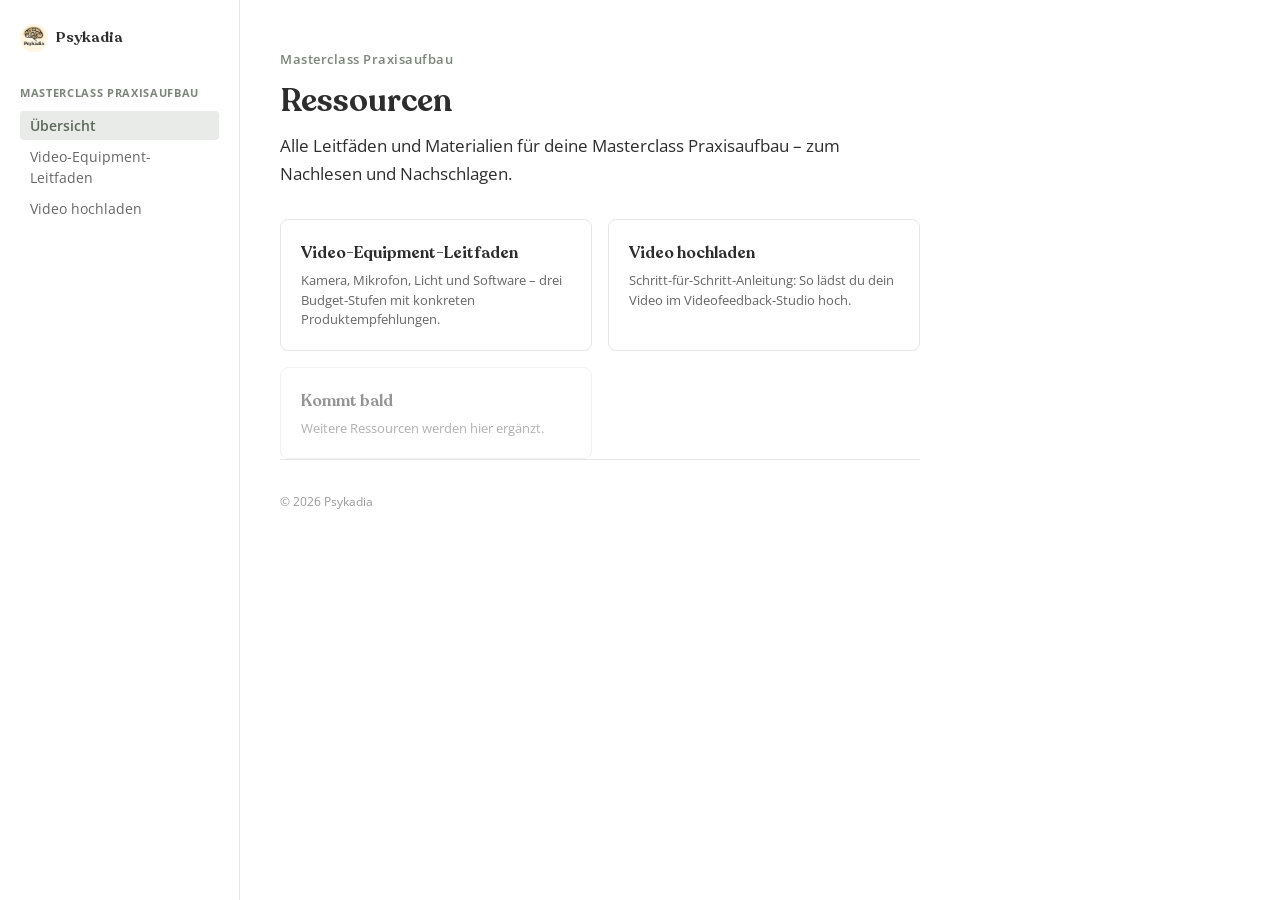
<file: index.html>
<!DOCTYPE html>
<html lang="de">
<head>
<meta charset="UTF-8">
<meta name="viewport" content="width=device-width, initial-scale=1.0">
<title>Masterclass Praxisaufbau – Ressourcen | Psykadia</title>
<link rel="preconnect" href="https://fonts.googleapis.com">
<link href="https://fonts.googleapis.com/css2?family=Open+Sans:wght@400;500;600;700&display=swap" rel="stylesheet">
<link rel="stylesheet" href="assets/style.css">
</head>
<body>

<div class="layout">

  <!-- SIDEBAR -->
  <aside class="sidebar">
    <a href="index.html" class="sidebar-logo">
      <img src="assets/logo.png" alt="Psykadia">
      <span>Psykadia</span>
    </a>

    <div class="sidebar-section">
      <div class="sidebar-section-title">Masterclass Praxisaufbau</div>
      <nav>
        <a href="index.html" class="active">Übersicht</a>
        <a href="pages/video-equipment.html">Video-Equipment-Leitfaden</a>
        <a href="pages/video-hochladen.html">Video hochladen</a>
      </nav>
    </div>
  </aside>

  <!-- MAIN -->
  <main class="main">

    <div class="breadcrumb">Masterclass Praxisaufbau</div>
    <h1>Ressourcen</h1>
    <p class="page-desc">Alle Leitfäden und Materialien für deine Masterclass Praxisaufbau – zum Nachlesen und Nachschlagen.</p>

    <div class="docs-grid">
      <a href="pages/video-equipment.html" class="doc-card">
        <h3>Video-Equipment-Leitfaden</h3>
        <p>Kamera, Mikrofon, Licht und Software – drei Budget-Stufen mit konkreten Produktempfehlungen.</p>
      </a>

      <a href="pages/video-hochladen.html" class="doc-card">
        <h3>Video hochladen</h3>
        <p>Schritt-für-Schritt-Anleitung: So lädst du dein Video im Videofeedback-Studio hoch.</p>
      </a>

      <div class="doc-card" style="opacity:0.5; pointer-events:none;">
        <h3>Kommt bald</h3>
        <p>Weitere Ressourcen werden hier ergänzt.</p>
      </div>
    </div>

    <footer>
      <p style="font-size:12px;color:#999;">© 2026 Psykadia</p>
    </footer>

  </main>
</div>

</body>
</html>
</file>
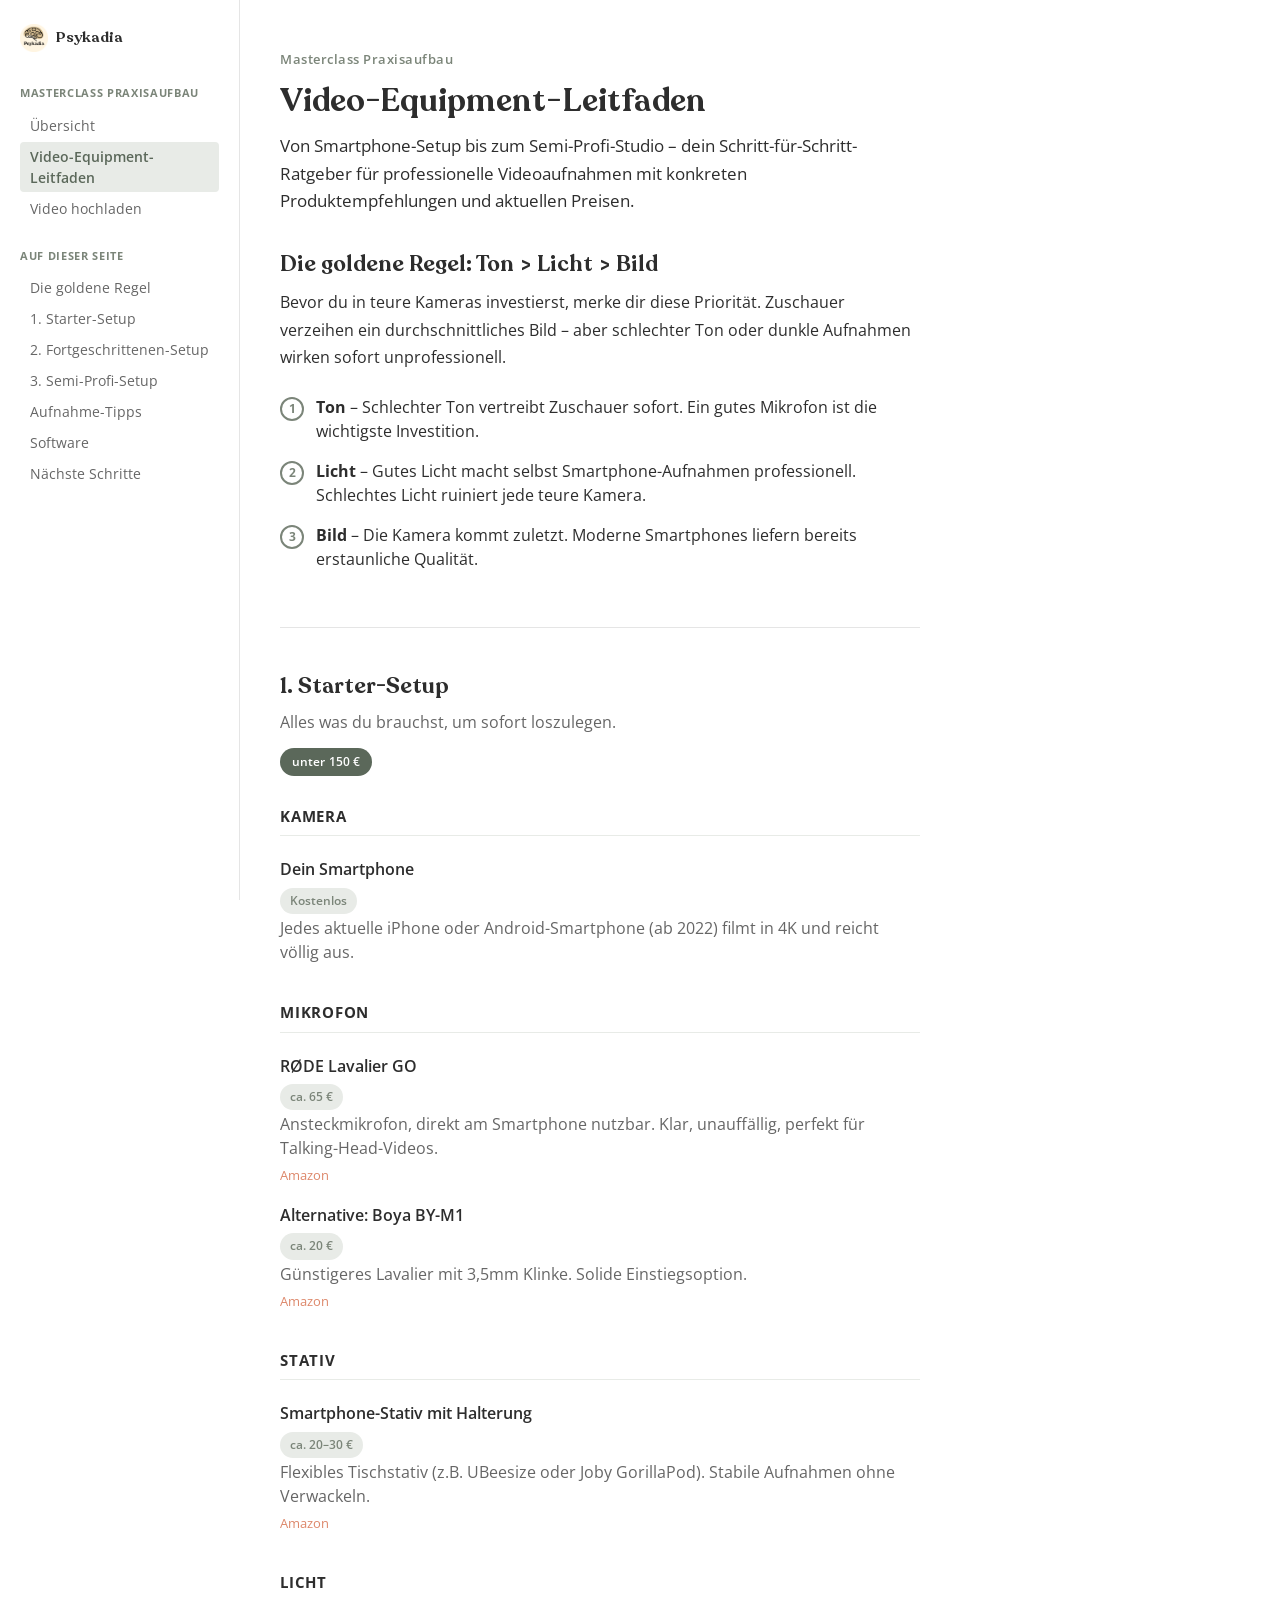
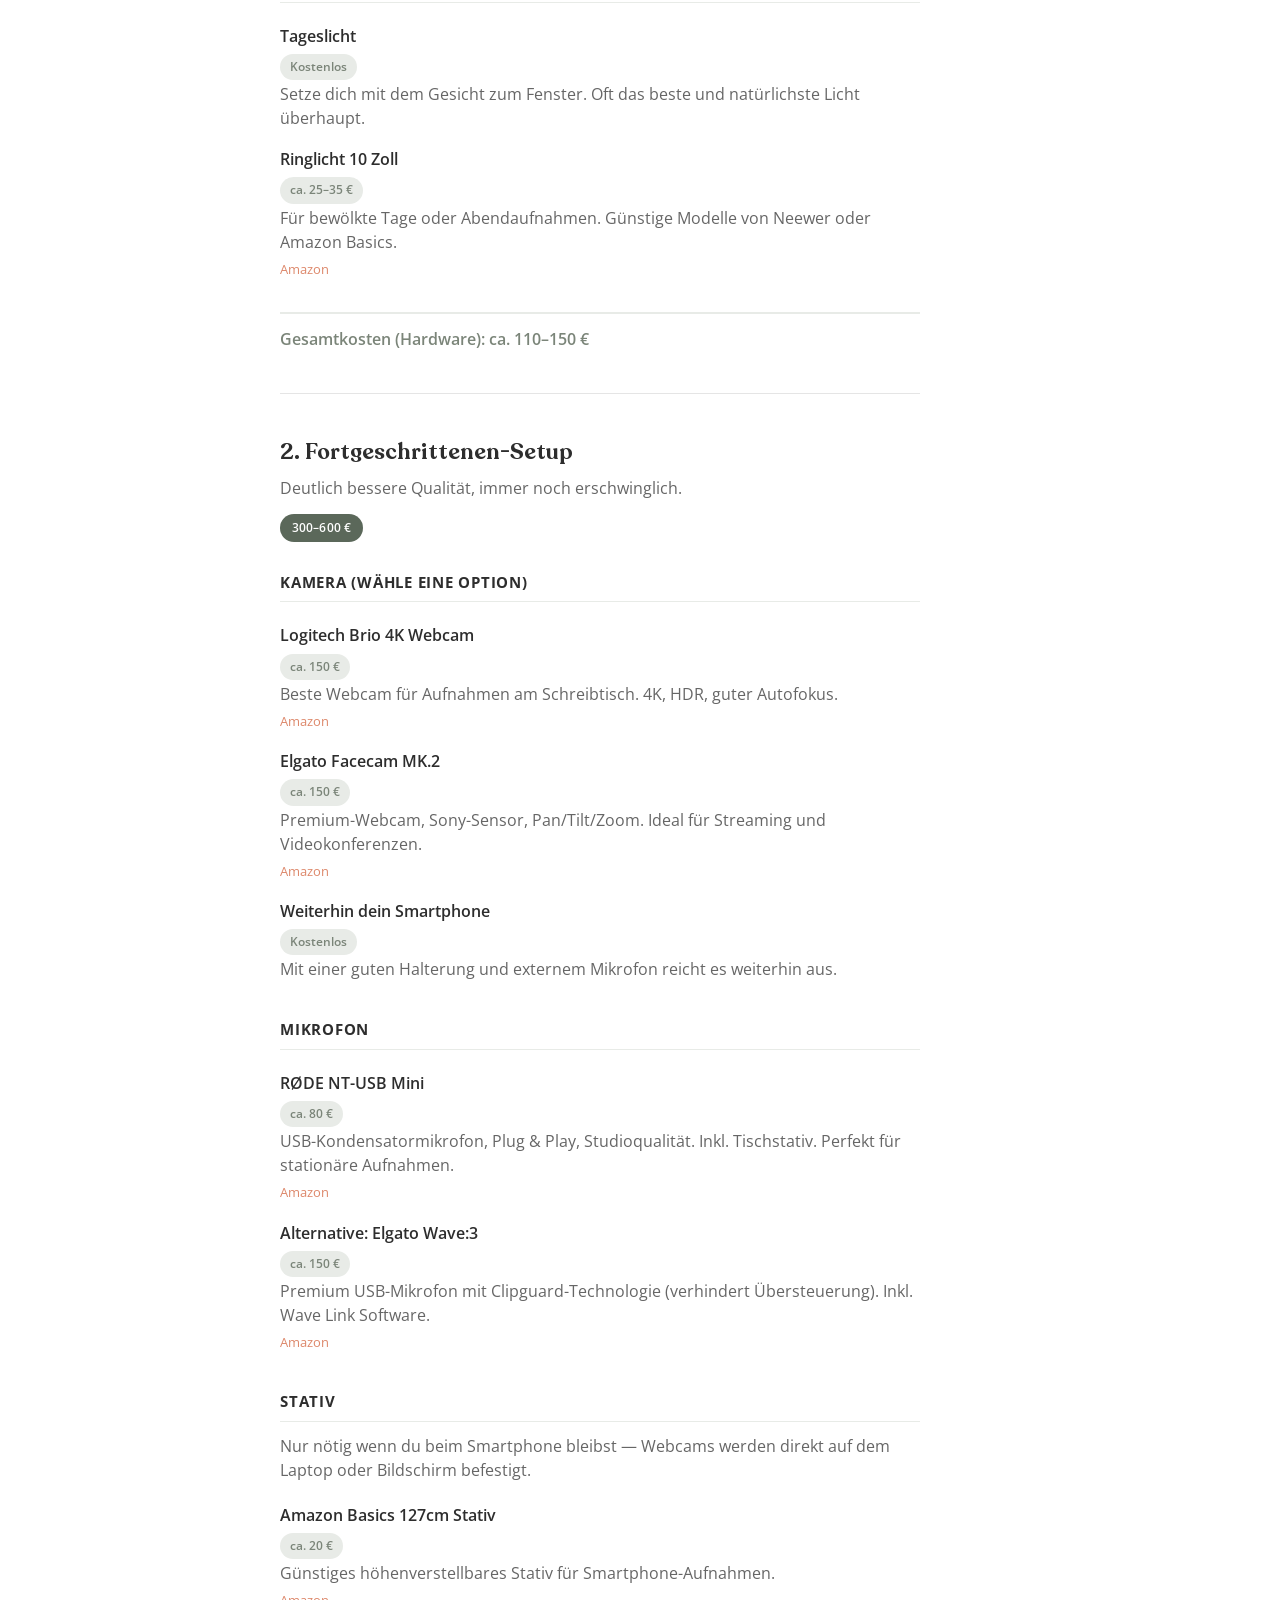
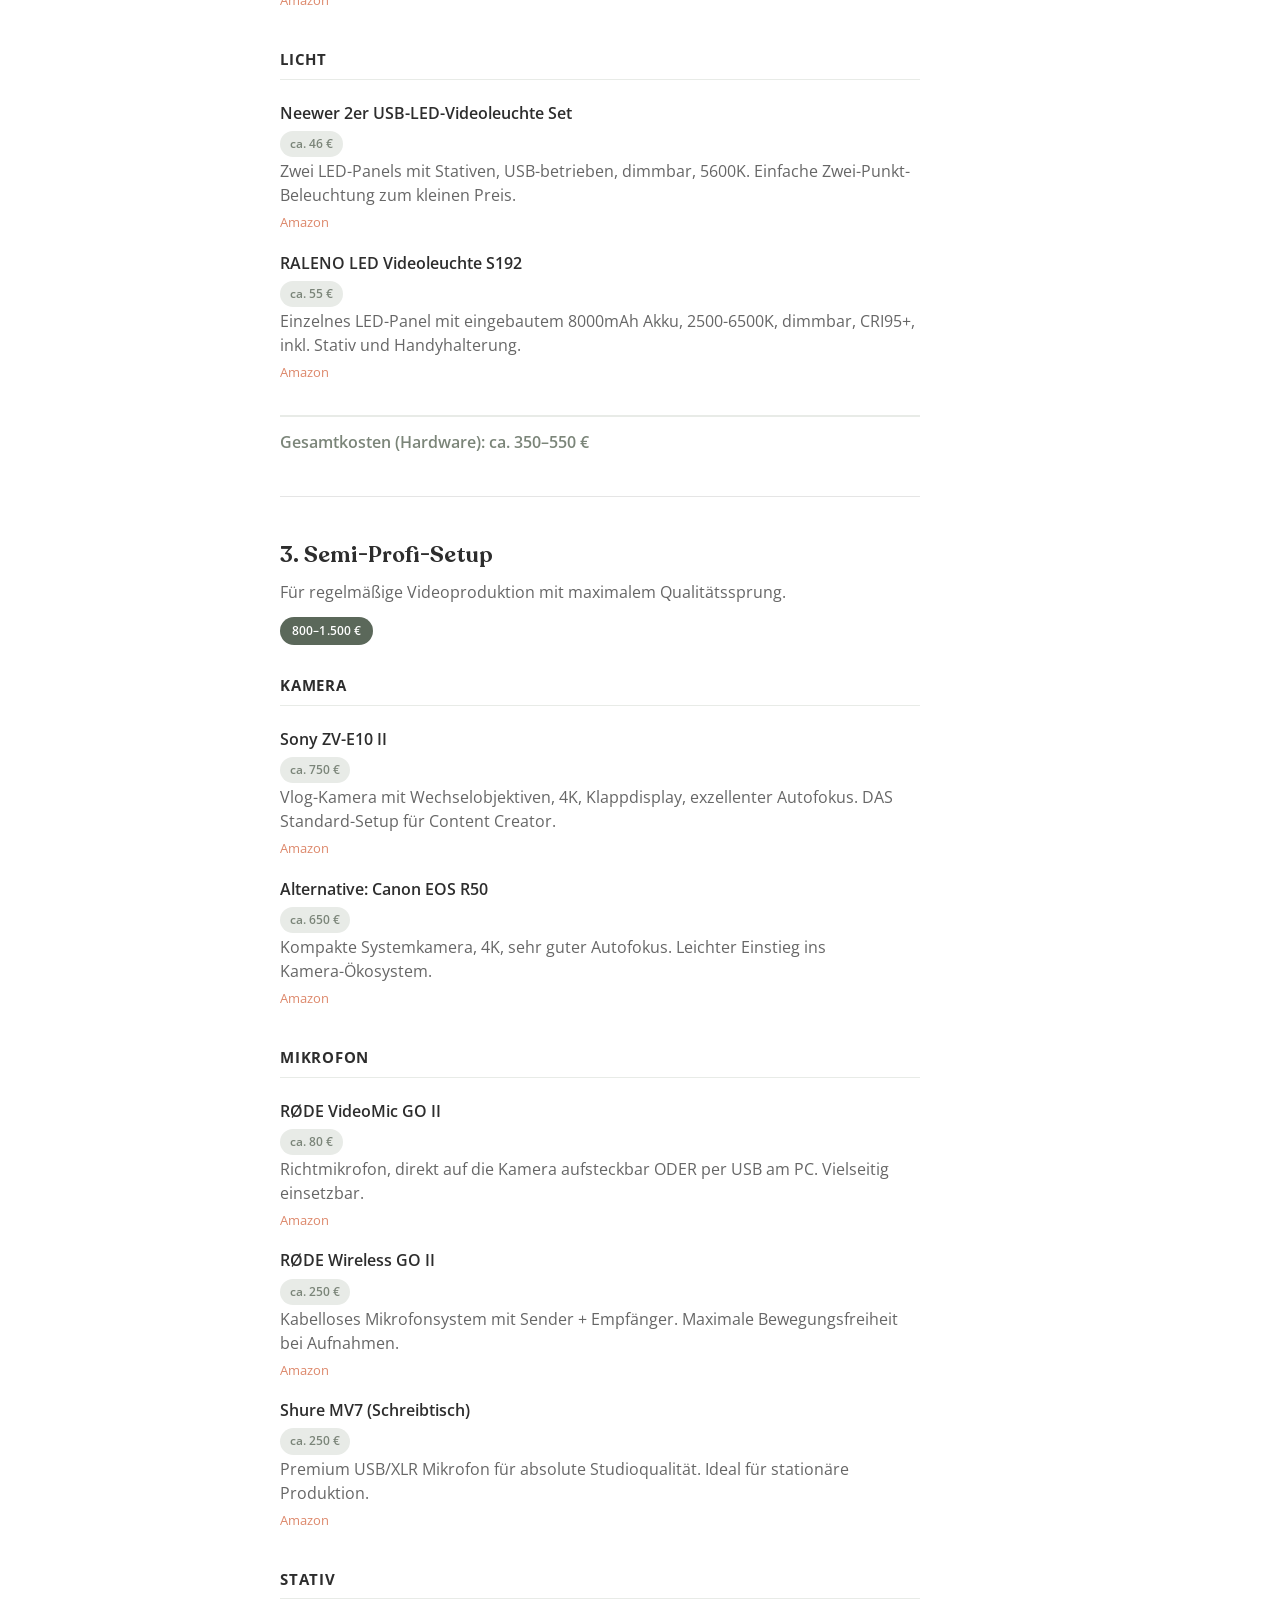
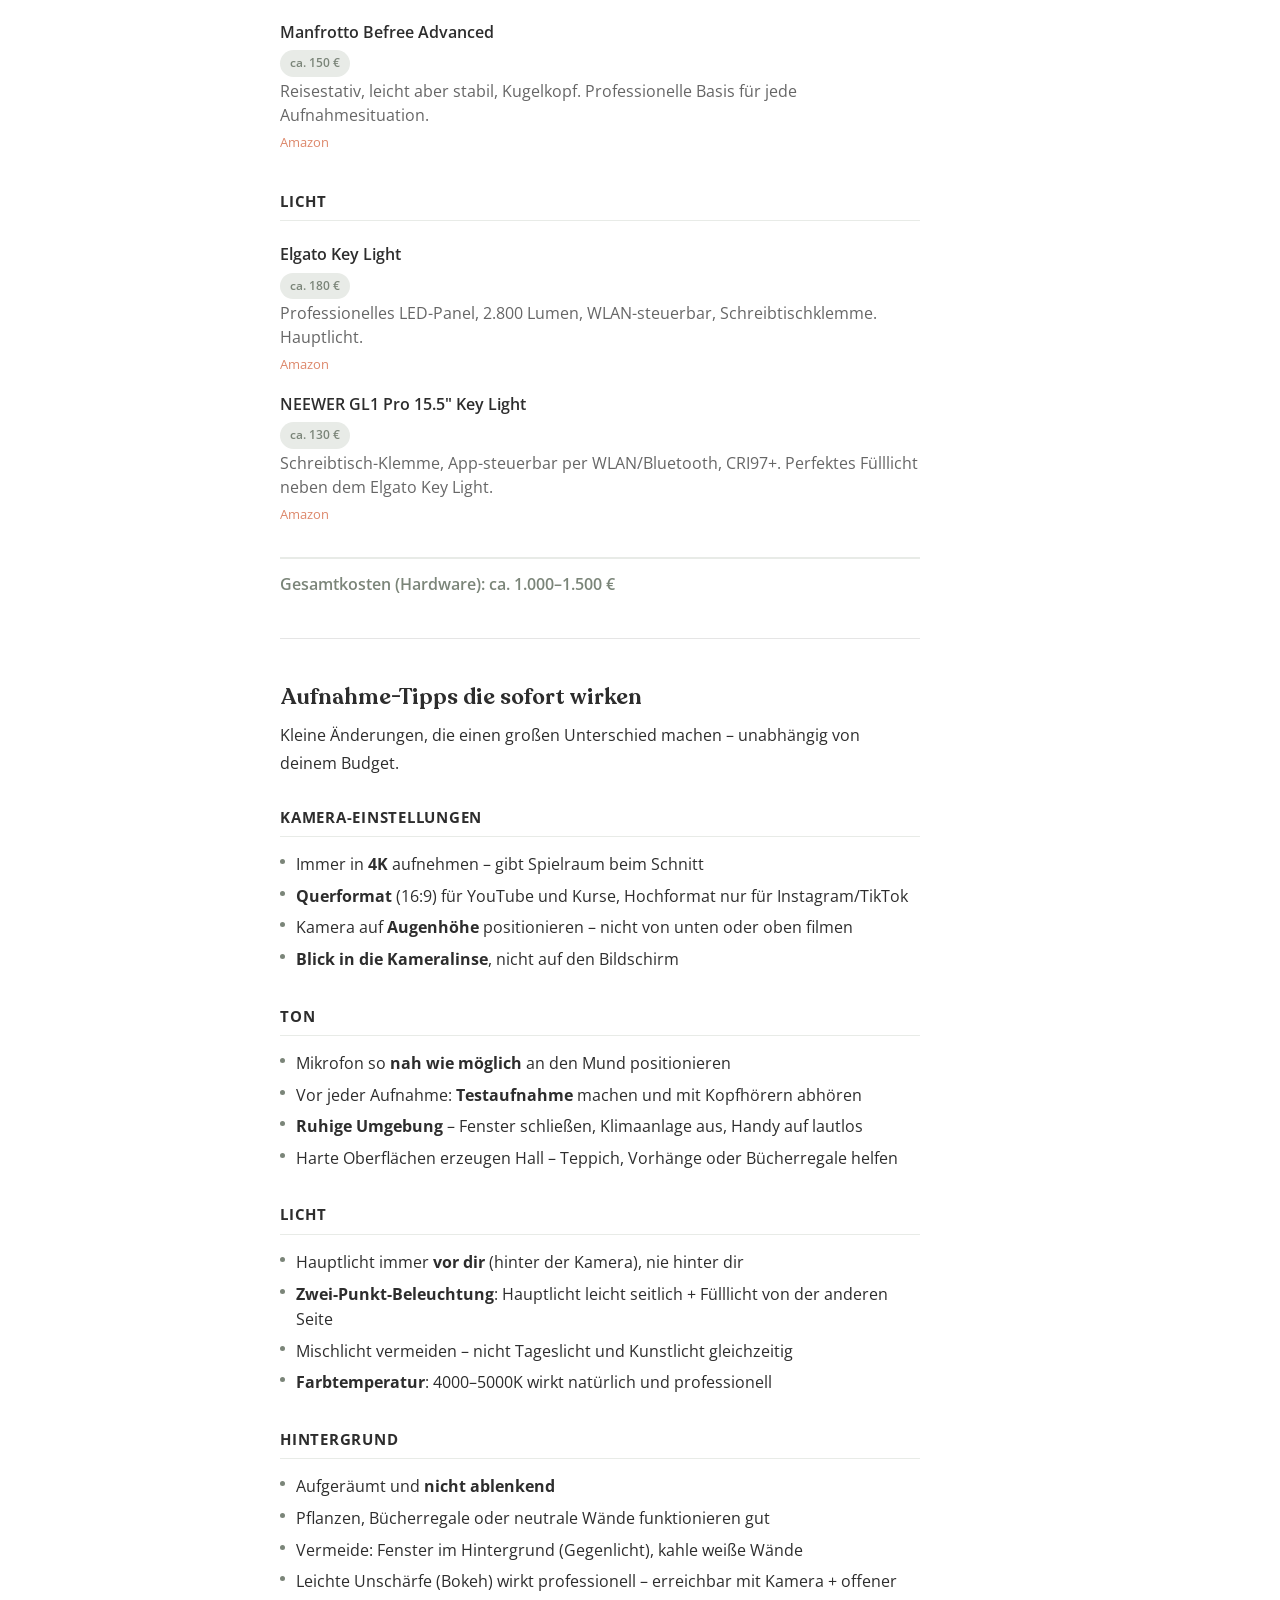
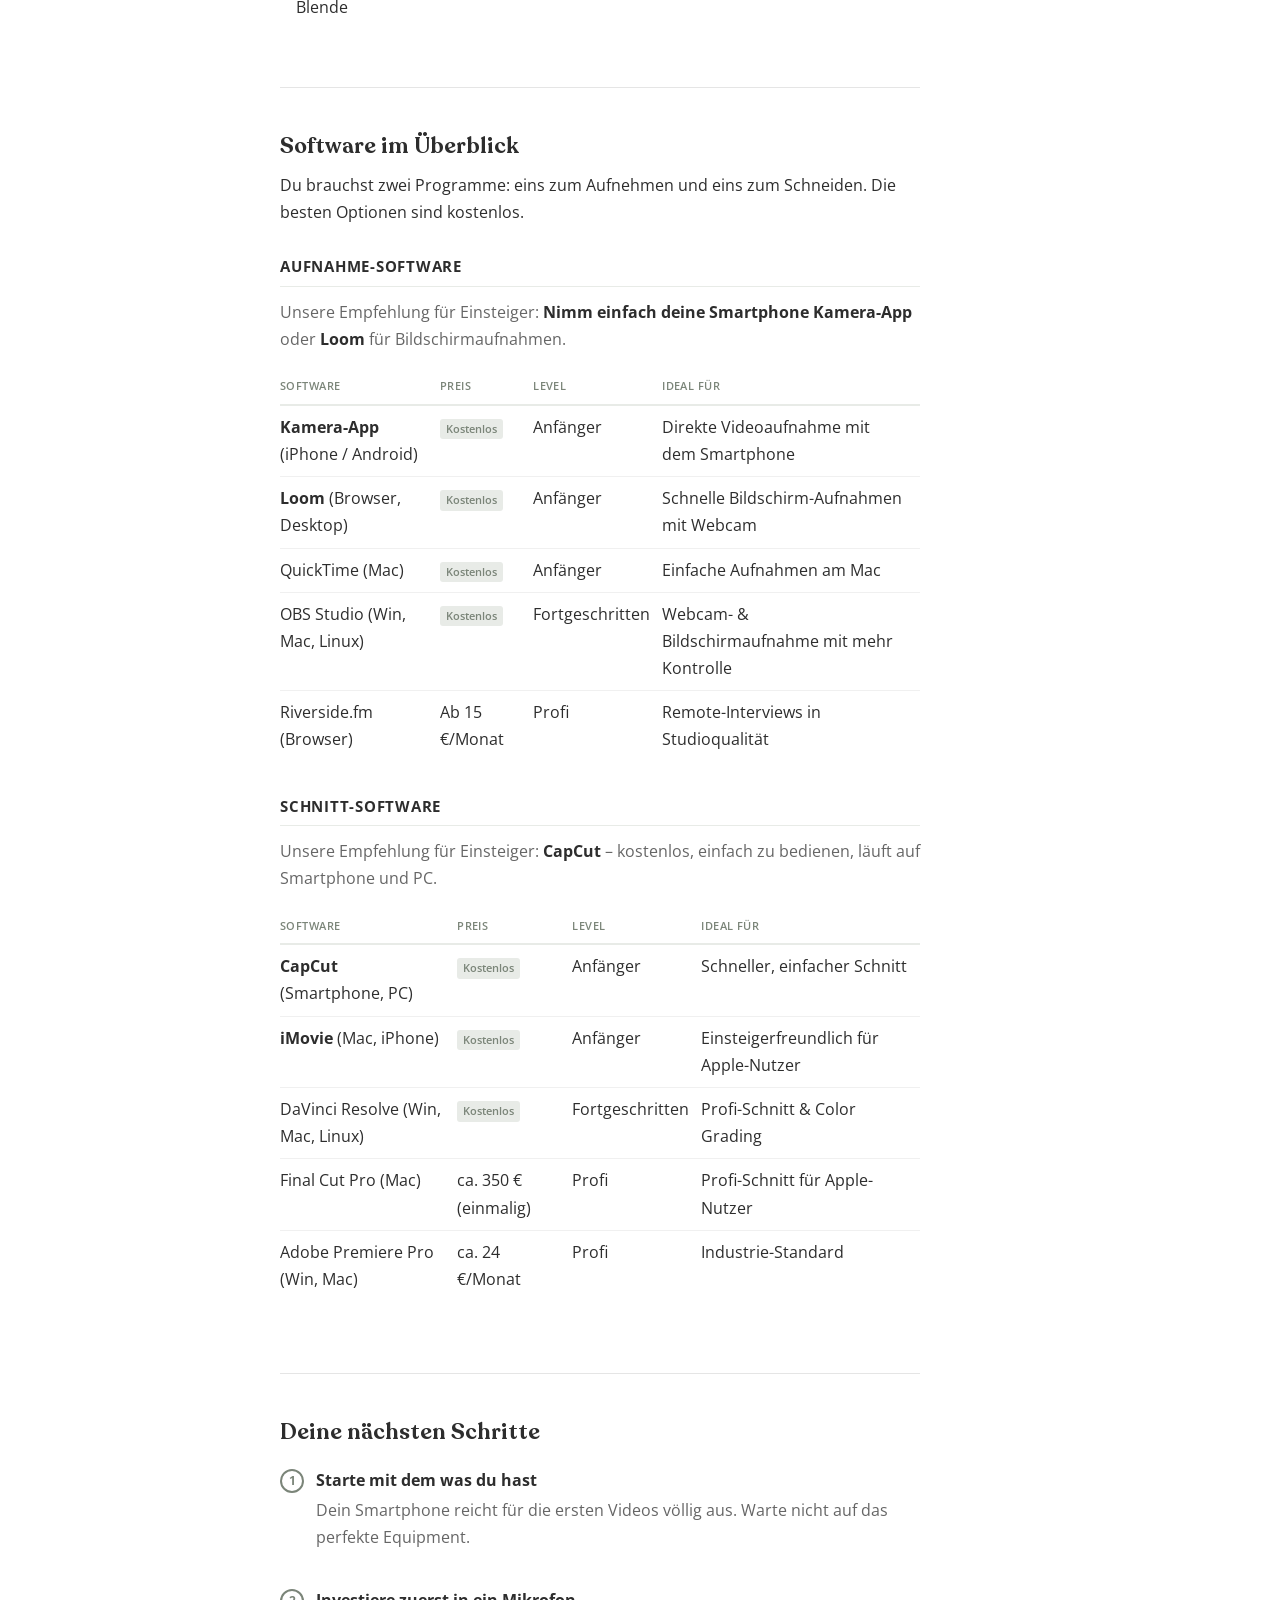
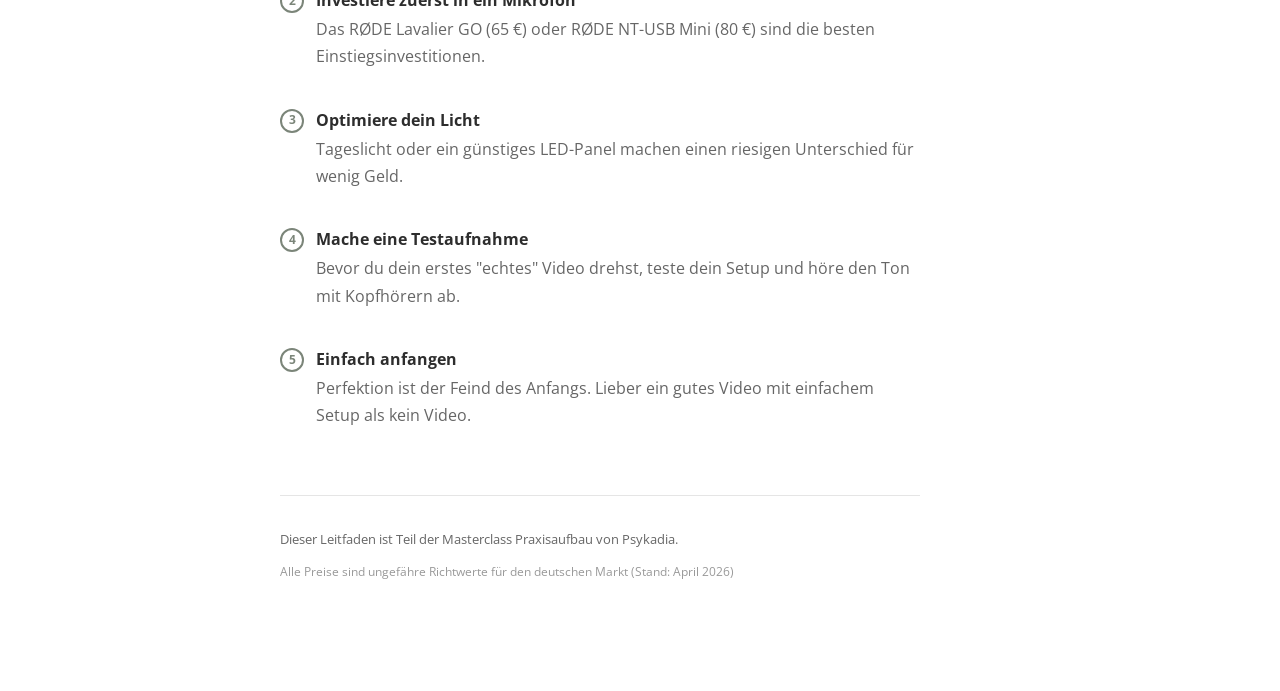
<file: pages/video-equipment.html>
<!DOCTYPE html>
<html lang="de">
<head>
<meta charset="UTF-8">
<meta name="viewport" content="width=device-width, initial-scale=1.0">
<title>Video-Equipment-Leitfaden | Psykadia</title>
<link rel="preconnect" href="https://fonts.googleapis.com">
<link href="https://fonts.googleapis.com/css2?family=Open+Sans:wght@400;500;600;700&display=swap" rel="stylesheet">
<link rel="stylesheet" href="../assets/style.css">
</head>
<body>

<div class="layout">

  <!-- SIDEBAR -->
  <aside class="sidebar">
    <a href="../index.html" class="sidebar-logo">
      <img src="../assets/logo.png" alt="Psykadia">
      <span>Psykadia</span>
    </a>

    <div class="sidebar-section">
      <div class="sidebar-section-title">Masterclass Praxisaufbau</div>
      <nav>
        <a href="../index.html">Übersicht</a>
        <a href="video-equipment.html" class="active">Video-Equipment-Leitfaden</a>
        <a href="video-hochladen.html">Video hochladen</a>
      </nav>
    </div>

    <div class="sidebar-section">
      <div class="sidebar-section-title">Auf dieser Seite</div>
      <nav>
        <a href="#grundregel">Die goldene Regel</a>
        <a href="#stufe1">1. Starter-Setup</a>
        <a href="#stufe2">2. Fortgeschrittenen-Setup</a>
        <a href="#stufe3">3. Semi-Profi-Setup</a>
        <a href="#tipps">Aufnahme-Tipps</a>
        <a href="#software">Software</a>
        <a href="#schritte">Nächste Schritte</a>
      </nav>
    </div>
  </aside>

  <!-- MAIN -->
  <main class="main">

    <div class="breadcrumb">Masterclass Praxisaufbau</div>
    <h1>Video-Equipment-Leitfaden</h1>
    <p class="page-desc">Von Smartphone-Setup bis zum Semi-Profi-Studio – dein Schritt-für-Schritt-Ratgeber für professionelle Videoaufnahmen mit konkreten Produktempfehlungen und aktuellen Preisen.</p>

    <!-- GOLDEN RULE -->
    <section id="grundregel">
      <h2>Die goldene Regel: Ton > Licht > Bild</h2>
      <p class="section-desc">Bevor du in teure Kameras investierst, merke dir diese Priorität. Zuschauer verzeihen ein durchschnittliches Bild – aber schlechter Ton oder dunkle Aufnahmen wirken sofort unprofessionell.</p>
      <div class="rule-item"><div class="rule-num">1</div><span><strong>Ton</strong> – Schlechter Ton vertreibt Zuschauer sofort. Ein gutes Mikrofon ist die wichtigste Investition.</span></div>
      <div class="rule-item"><div class="rule-num">2</div><span><strong>Licht</strong> – Gutes Licht macht selbst Smartphone-Aufnahmen professionell. Schlechtes Licht ruiniert jede teure Kamera.</span></div>
      <div class="rule-item"><div class="rule-num">3</div><span><strong>Bild</strong> – Die Kamera kommt zuletzt. Moderne Smartphones liefern bereits erstaunliche Qualität.</span></div>
    </section>

    <!-- STUFE 1 -->
    <section id="stufe1">
      <div class="tier-heading">
        <h2>1. Starter-Setup</h2>
        <div class="tier-desc">Alles was du brauchst, um sofort loszulegen.</div>
        <span class="pill">unter 150 €</span>
      </div>

      <div class="category-label">Kamera</div>
      <div class="product">
        <div class="product-row"><span class="product-name">Dein Smartphone</span><span class="product-price">Kostenlos</span></div>
        <div class="product-desc">Jedes aktuelle iPhone oder Android-Smartphone (ab 2022) filmt in 4K und reicht völlig aus.</div>
      </div>

      <div class="category-label">Mikrofon</div>
      <div class="product">
        <div class="product-row"><span class="product-name">RØDE Lavalier GO</span><span class="product-price">ca. 65 €</span></div>
        <div class="product-desc">Ansteckmikrofon, direkt am Smartphone nutzbar. Klar, unauffällig, perfekt für Talking-Head-Videos.</div>
        <div class="product-links"><a href="https://www.amazon.de/s?k=RØDE+Lavalier+GO" target="_blank">Amazon</a></div>
      </div>
      <div class="product">
        <div class="product-row"><span class="product-name">Alternative: Boya BY-M1</span><span class="product-price">ca. 20 €</span></div>
        <div class="product-desc">Günstigeres Lavalier mit 3,5mm Klinke. Solide Einstiegsoption.</div>
        <div class="product-links"><a href="https://www.amazon.de/s?k=Boya+BY-M1" target="_blank">Amazon</a></div>
      </div>

      <div class="category-label">Stativ</div>
      <div class="product">
        <div class="product-row"><span class="product-name">Smartphone-Stativ mit Halterung</span><span class="product-price">ca. 20–30 €</span></div>
        <div class="product-desc">Flexibles Tischstativ (z.B. UBeesize oder Joby GorillaPod). Stabile Aufnahmen ohne Verwackeln.</div>
        <div class="product-links"><a href="https://www.amazon.de/s?k=Smartphone+Stativ+Tischstativ" target="_blank">Amazon</a></div>
      </div>

      <div class="category-label">Licht</div>
      <div class="product">
        <div class="product-row"><span class="product-name">Tageslicht</span><span class="product-price">Kostenlos</span></div>
        <div class="product-desc">Setze dich mit dem Gesicht zum Fenster. Oft das beste und natürlichste Licht überhaupt.</div>
      </div>
      <div class="product">
        <div class="product-row"><span class="product-name">Ringlicht 10 Zoll</span><span class="product-price">ca. 25–35 €</span></div>
        <div class="product-desc">Für bewölkte Tage oder Abendaufnahmen. Günstige Modelle von Neewer oder Amazon Basics.</div>
        <div class="product-links"><a href="https://www.amazon.de/s?k=Ringlicht+10+Zoll" target="_blank">Amazon</a></div>
      </div>

      <div class="tier-total">Gesamtkosten (Hardware): ca. 110–150 €</div>
    </section>

    <!-- STUFE 2 -->
    <section id="stufe2">
      <div class="tier-heading">
        <h2>2. Fortgeschrittenen-Setup</h2>
        <div class="tier-desc">Deutlich bessere Qualität, immer noch erschwinglich.</div>
        <span class="pill">300–600 €</span>
      </div>

      <div class="category-label">Kamera (wähle eine Option)</div>
      <div class="product">
        <div class="product-row"><span class="product-name">Logitech Brio 4K Webcam</span><span class="product-price">ca. 150 €</span></div>
        <div class="product-desc">Beste Webcam für Aufnahmen am Schreibtisch. 4K, HDR, guter Autofokus.</div>
        <div class="product-links"><a href="https://www.amazon.de/s?k=Logitech+Brio+4K" target="_blank">Amazon</a></div>
      </div>
      <div class="product">
        <div class="product-row"><span class="product-name">Elgato Facecam MK.2</span><span class="product-price">ca. 150 €</span></div>
        <div class="product-desc">Premium-Webcam, Sony-Sensor, Pan/Tilt/Zoom. Ideal für Streaming und Videokonferenzen.</div>
        <div class="product-links"><a href="https://www.amazon.de/s?k=Elgato+Facecam+MK2" target="_blank">Amazon</a></div>
      </div>
      <div class="product">
        <div class="product-row"><span class="product-name">Weiterhin dein Smartphone</span><span class="product-price">Kostenlos</span></div>
        <div class="product-desc">Mit einer guten Halterung und externem Mikrofon reicht es weiterhin aus.</div>
      </div>

      <div class="category-label">Mikrofon</div>
      <div class="product">
        <div class="product-row"><span class="product-name">RØDE NT-USB Mini</span><span class="product-price">ca. 80 €</span></div>
        <div class="product-desc">USB-Kondensatormikrofon, Plug & Play, Studioqualität. Inkl. Tischstativ. Perfekt für stationäre Aufnahmen.</div>
        <div class="product-links"><a href="https://www.amazon.de/s?k=RØDE+NT-USB+Mini" target="_blank">Amazon</a></div>
      </div>
      <div class="product">
        <div class="product-row"><span class="product-name">Alternative: Elgato Wave:3</span><span class="product-price">ca. 150 €</span></div>
        <div class="product-desc">Premium USB-Mikrofon mit Clipguard-Technologie (verhindert Übersteuerung). Inkl. Wave Link Software.</div>
        <div class="product-links"><a href="https://www.amazon.de/s?k=Elgato+Wave+3" target="_blank">Amazon</a></div>
      </div>

      <div class="category-label">Stativ</div>
      <p class="product-desc" style="margin-bottom:12px;">Nur nötig wenn du beim Smartphone bleibst — Webcams werden direkt auf dem Laptop oder Bildschirm befestigt.</p>
      <div class="product">
        <div class="product-row"><span class="product-name">Amazon Basics 127cm Stativ</span><span class="product-price">ca. 20 €</span></div>
        <div class="product-desc">Günstiges höhenverstellbares Stativ für Smartphone-Aufnahmen.</div>
        <div class="product-links"><a href="https://www.amazon.de/s?k=Amazon+Basics+Stativ+127cm" target="_blank">Amazon</a></div>
      </div>

      <div class="category-label">Licht</div>
      <div class="product">
        <div class="product-row"><span class="product-name">Neewer 2er USB-LED-Videoleuchte Set</span><span class="product-price">ca. 46 €</span></div>
        <div class="product-desc">Zwei LED-Panels mit Stativen, USB-betrieben, dimmbar, 5600K. Einfache Zwei-Punkt-Beleuchtung zum kleinen Preis.</div>
        <div class="product-links"><a href="https://www.amazon.de/s?k=Neewer+2er+USB+LED+Videoleuchte+Stativ" target="_blank">Amazon</a></div>
      </div>
      <div class="product">
        <div class="product-row"><span class="product-name">RALENO LED Videoleuchte S192</span><span class="product-price">ca. 55 €</span></div>
        <div class="product-desc">Einzelnes LED-Panel mit eingebautem 8000mAh Akku, 2500-6500K, dimmbar, CRI95+, inkl. Stativ und Handyhalterung.</div>
        <div class="product-links"><a href="https://www.amazon.de/s?k=RALENO+LED+Videoleuchte+192" target="_blank">Amazon</a></div>
      </div>

      <div class="tier-total">Gesamtkosten (Hardware): ca. 350–550 €</div>
    </section>

    <!-- STUFE 3 -->
    <section id="stufe3">
      <div class="tier-heading">
        <h2>3. Semi-Profi-Setup</h2>
        <div class="tier-desc">Für regelmäßige Videoproduktion mit maximalem Qualitätssprung.</div>
        <span class="pill">800–1.500 €</span>
      </div>

      <div class="category-label">Kamera</div>
      <div class="product">
        <div class="product-row"><span class="product-name">Sony ZV-E10 II</span><span class="product-price">ca. 750 €</span></div>
        <div class="product-desc">Vlog-Kamera mit Wechselobjektiven, 4K, Klappdisplay, exzellenter Autofokus. DAS Standard-Setup für Content Creator.</div>
        <div class="product-links"><a href="https://www.amazon.de/s?k=Sony+ZV-E10+II" target="_blank">Amazon</a></div>
      </div>
      <div class="product">
        <div class="product-row"><span class="product-name">Alternative: Canon EOS R50</span><span class="product-price">ca. 650 €</span></div>
        <div class="product-desc">Kompakte Systemkamera, 4K, sehr guter Autofokus. Leichter Einstieg ins Kamera-Ökosystem.</div>
        <div class="product-links"><a href="https://www.amazon.de/s?k=Canon+EOS+R50" target="_blank">Amazon</a></div>
      </div>

      <div class="category-label">Mikrofon</div>
      <div class="product">
        <div class="product-row"><span class="product-name">RØDE VideoMic GO II</span><span class="product-price">ca. 80 €</span></div>
        <div class="product-desc">Richtmikrofon, direkt auf die Kamera aufsteckbar ODER per USB am PC. Vielseitig einsetzbar.</div>
        <div class="product-links"><a href="https://www.amazon.de/s?k=RØDE+VideoMic+GO+II" target="_blank">Amazon</a></div>
      </div>
      <div class="product">
        <div class="product-row"><span class="product-name">RØDE Wireless GO II</span><span class="product-price">ca. 250 €</span></div>
        <div class="product-desc">Kabelloses Mikrofonsystem mit Sender + Empfänger. Maximale Bewegungsfreiheit bei Aufnahmen.</div>
        <div class="product-links"><a href="https://www.amazon.de/s?k=RØDE+Wireless+GO+II" target="_blank">Amazon</a></div>
      </div>
      <div class="product">
        <div class="product-row"><span class="product-name">Shure MV7 (Schreibtisch)</span><span class="product-price">ca. 250 €</span></div>
        <div class="product-desc">Premium USB/XLR Mikrofon für absolute Studioqualität. Ideal für stationäre Produktion.</div>
        <div class="product-links"><a href="https://www.amazon.de/s?k=Shure+MV7" target="_blank">Amazon</a></div>
      </div>

      <div class="category-label">Stativ</div>
      <div class="product">
        <div class="product-row"><span class="product-name">Manfrotto Befree Advanced</span><span class="product-price">ca. 150 €</span></div>
        <div class="product-desc">Reisestativ, leicht aber stabil, Kugelkopf. Professionelle Basis für jede Aufnahmesituation.</div>
        <div class="product-links"><a href="https://www.amazon.de/s?k=Manfrotto+Befree+Advanced" target="_blank">Amazon</a></div>
      </div>

      <div class="category-label">Licht</div>
      <div class="product">
        <div class="product-row"><span class="product-name">Elgato Key Light</span><span class="product-price">ca. 180 €</span></div>
        <div class="product-desc">Professionelles LED-Panel, 2.800 Lumen, WLAN-steuerbar, Schreibtischklemme. Hauptlicht.</div>
        <div class="product-links"><a href="https://www.amazon.de/s?k=Elgato+Key+Light" target="_blank">Amazon</a></div>
      </div>
      <div class="product">
        <div class="product-row"><span class="product-name">NEEWER GL1 Pro 15.5" Key Light</span><span class="product-price">ca. 130 €</span></div>
        <div class="product-desc">Schreibtisch-Klemme, App-steuerbar per WLAN/Bluetooth, CRI97+. Perfektes Fülllicht neben dem Elgato Key Light.</div>
        <div class="product-links"><a href="https://www.amazon.de/s?k=NEEWER+GL1+Pro+Key+Light" target="_blank">Amazon</a></div>
      </div>

      <div class="tier-total">Gesamtkosten (Hardware): ca. 1.000–1.500 €</div>
    </section>

    <!-- TIPPS -->
    <section id="tipps">
      <h2>Aufnahme-Tipps die sofort wirken</h2>
      <p class="section-desc">Kleine Änderungen, die einen großen Unterschied machen – unabhängig von deinem Budget.</p>

      <div class="category-label">Kamera-Einstellungen</div>
      <ul class="tips">
        <li>Immer in <strong>4K</strong> aufnehmen – gibt Spielraum beim Schnitt</li>
        <li><strong>Querformat</strong> (16:9) für YouTube und Kurse, Hochformat nur für Instagram/TikTok</li>
        <li>Kamera auf <strong>Augenhöhe</strong> positionieren – nicht von unten oder oben filmen</li>
        <li><strong>Blick in die Kameralinse</strong>, nicht auf den Bildschirm</li>
      </ul>

      <div class="category-label">Ton</div>
      <ul class="tips">
        <li>Mikrofon so <strong>nah wie möglich</strong> an den Mund positionieren</li>
        <li>Vor jeder Aufnahme: <strong>Testaufnahme</strong> machen und mit Kopfhörern abhören</li>
        <li><strong>Ruhige Umgebung</strong> – Fenster schließen, Klimaanlage aus, Handy auf lautlos</li>
        <li>Harte Oberflächen erzeugen Hall – Teppich, Vorhänge oder Bücherregale helfen</li>
      </ul>

      <div class="category-label">Licht</div>
      <ul class="tips">
        <li>Hauptlicht immer <strong>vor dir</strong> (hinter der Kamera), nie hinter dir</li>
        <li><strong>Zwei-Punkt-Beleuchtung</strong>: Hauptlicht leicht seitlich + Fülllicht von der anderen Seite</li>
        <li>Mischlicht vermeiden – nicht Tageslicht und Kunstlicht gleichzeitig</li>
        <li><strong>Farbtemperatur</strong>: 4000–5000K wirkt natürlich und professionell</li>
      </ul>

      <div class="category-label">Hintergrund</div>
      <ul class="tips">
        <li>Aufgeräumt und <strong>nicht ablenkend</strong></li>
        <li>Pflanzen, Bücherregale oder neutrale Wände funktionieren gut</li>
        <li>Vermeide: Fenster im Hintergrund (Gegenlicht), kahle weiße Wände</li>
        <li>Leichte Unschärfe (Bokeh) wirkt professionell – erreichbar mit Kamera + offener Blende</li>
      </ul>
    </section>

    <!-- SOFTWARE -->
    <section id="software">
      <h2>Software im Überblick</h2>
      <p class="section-desc">Du brauchst zwei Programme: eins zum Aufnehmen und eins zum Schneiden. Die besten Optionen sind kostenlos.</p>

      <div class="category-label">Aufnahme-Software</div>
      <p class="rec-text">Unsere Empfehlung für Einsteiger: <strong>Nimm einfach deine Smartphone Kamera-App</strong> oder <strong>Loom</strong> für Bildschirmaufnahmen.</p>
      <table>
        <thead><tr><th>Software</th><th>Preis</th><th>Level</th><th>Ideal für</th></tr></thead>
        <tbody>
          <tr><td><strong>Kamera-App</strong> (iPhone / Android)</td><td><span class="tag-free">Kostenlos</span></td><td>Anfänger</td><td>Direkte Videoaufnahme mit dem Smartphone</td></tr>
          <tr><td><strong>Loom</strong> (Browser, Desktop)</td><td><span class="tag-free">Kostenlos</span></td><td>Anfänger</td><td>Schnelle Bildschirm-Aufnahmen mit Webcam</td></tr>
          <tr><td>QuickTime (Mac)</td><td><span class="tag-free">Kostenlos</span></td><td>Anfänger</td><td>Einfache Aufnahmen am Mac</td></tr>
          <tr><td>OBS Studio (Win, Mac, Linux)</td><td><span class="tag-free">Kostenlos</span></td><td>Fortgeschritten</td><td>Webcam- & Bildschirmaufnahme mit mehr Kontrolle</td></tr>
          <tr><td>Riverside.fm (Browser)</td><td>Ab 15 €/Monat</td><td>Profi</td><td>Remote-Interviews in Studioqualität</td></tr>
        </tbody>
      </table>

      <div class="category-label">Schnitt-Software</div>
      <p class="rec-text">Unsere Empfehlung für Einsteiger: <strong>CapCut</strong> – kostenlos, einfach zu bedienen, läuft auf Smartphone und PC.</p>
      <table>
        <thead><tr><th>Software</th><th>Preis</th><th>Level</th><th>Ideal für</th></tr></thead>
        <tbody>
          <tr><td><strong>CapCut</strong> (Smartphone, PC)</td><td><span class="tag-free">Kostenlos</span></td><td>Anfänger</td><td>Schneller, einfacher Schnitt</td></tr>
          <tr><td><strong>iMovie</strong> (Mac, iPhone)</td><td><span class="tag-free">Kostenlos</span></td><td>Anfänger</td><td>Einsteigerfreundlich für Apple-Nutzer</td></tr>
          <tr><td>DaVinci Resolve (Win, Mac, Linux)</td><td><span class="tag-free">Kostenlos</span></td><td>Fortgeschritten</td><td>Profi-Schnitt & Color Grading</td></tr>
          <tr><td>Final Cut Pro (Mac)</td><td>ca. 350 € (einmalig)</td><td>Profi</td><td>Profi-Schnitt für Apple-Nutzer</td></tr>
          <tr><td>Adobe Premiere Pro (Win, Mac)</td><td>ca. 24 €/Monat</td><td>Profi</td><td>Industrie-Standard</td></tr>
        </tbody>
      </table>
    </section>

    <!-- NEXT STEPS -->
    <section id="schritte">
      <h2>Deine nächsten Schritte</h2>
      <div class="step"><div class="step-num">1</div><div class="step-text"><strong>Starte mit dem was du hast</strong><span>Dein Smartphone reicht für die ersten Videos völlig aus. Warte nicht auf das perfekte Equipment.</span></div></div>
      <div class="step"><div class="step-num">2</div><div class="step-text"><strong>Investiere zuerst in ein Mikrofon</strong><span>Das RØDE Lavalier GO (65 €) oder RØDE NT-USB Mini (80 €) sind die besten Einstiegsinvestitionen.</span></div></div>
      <div class="step"><div class="step-num">3</div><div class="step-text"><strong>Optimiere dein Licht</strong><span>Tageslicht oder ein günstiges LED-Panel machen einen riesigen Unterschied für wenig Geld.</span></div></div>
      <div class="step"><div class="step-num">4</div><div class="step-text"><strong>Mache eine Testaufnahme</strong><span>Bevor du dein erstes "echtes" Video drehst, teste dein Setup und höre den Ton mit Kopfhörern ab.</span></div></div>
      <div class="step"><div class="step-num">5</div><div class="step-text"><strong>Einfach anfangen</strong><span>Perfektion ist der Feind des Anfangs. Lieber ein gutes Video mit einfachem Setup als kein Video.</span></div></div>
    </section>

    <footer>
      <p>Dieser Leitfaden ist Teil der Masterclass Praxisaufbau von Psykadia.</p>
      <p style="margin-top:12px;font-size:12px;color:#999;">Alle Preise sind ungefähre Richtwerte für den deutschen Markt (Stand: April 2026)</p>
    </footer>

  </main>
</div>

</body>
</html>
</file>
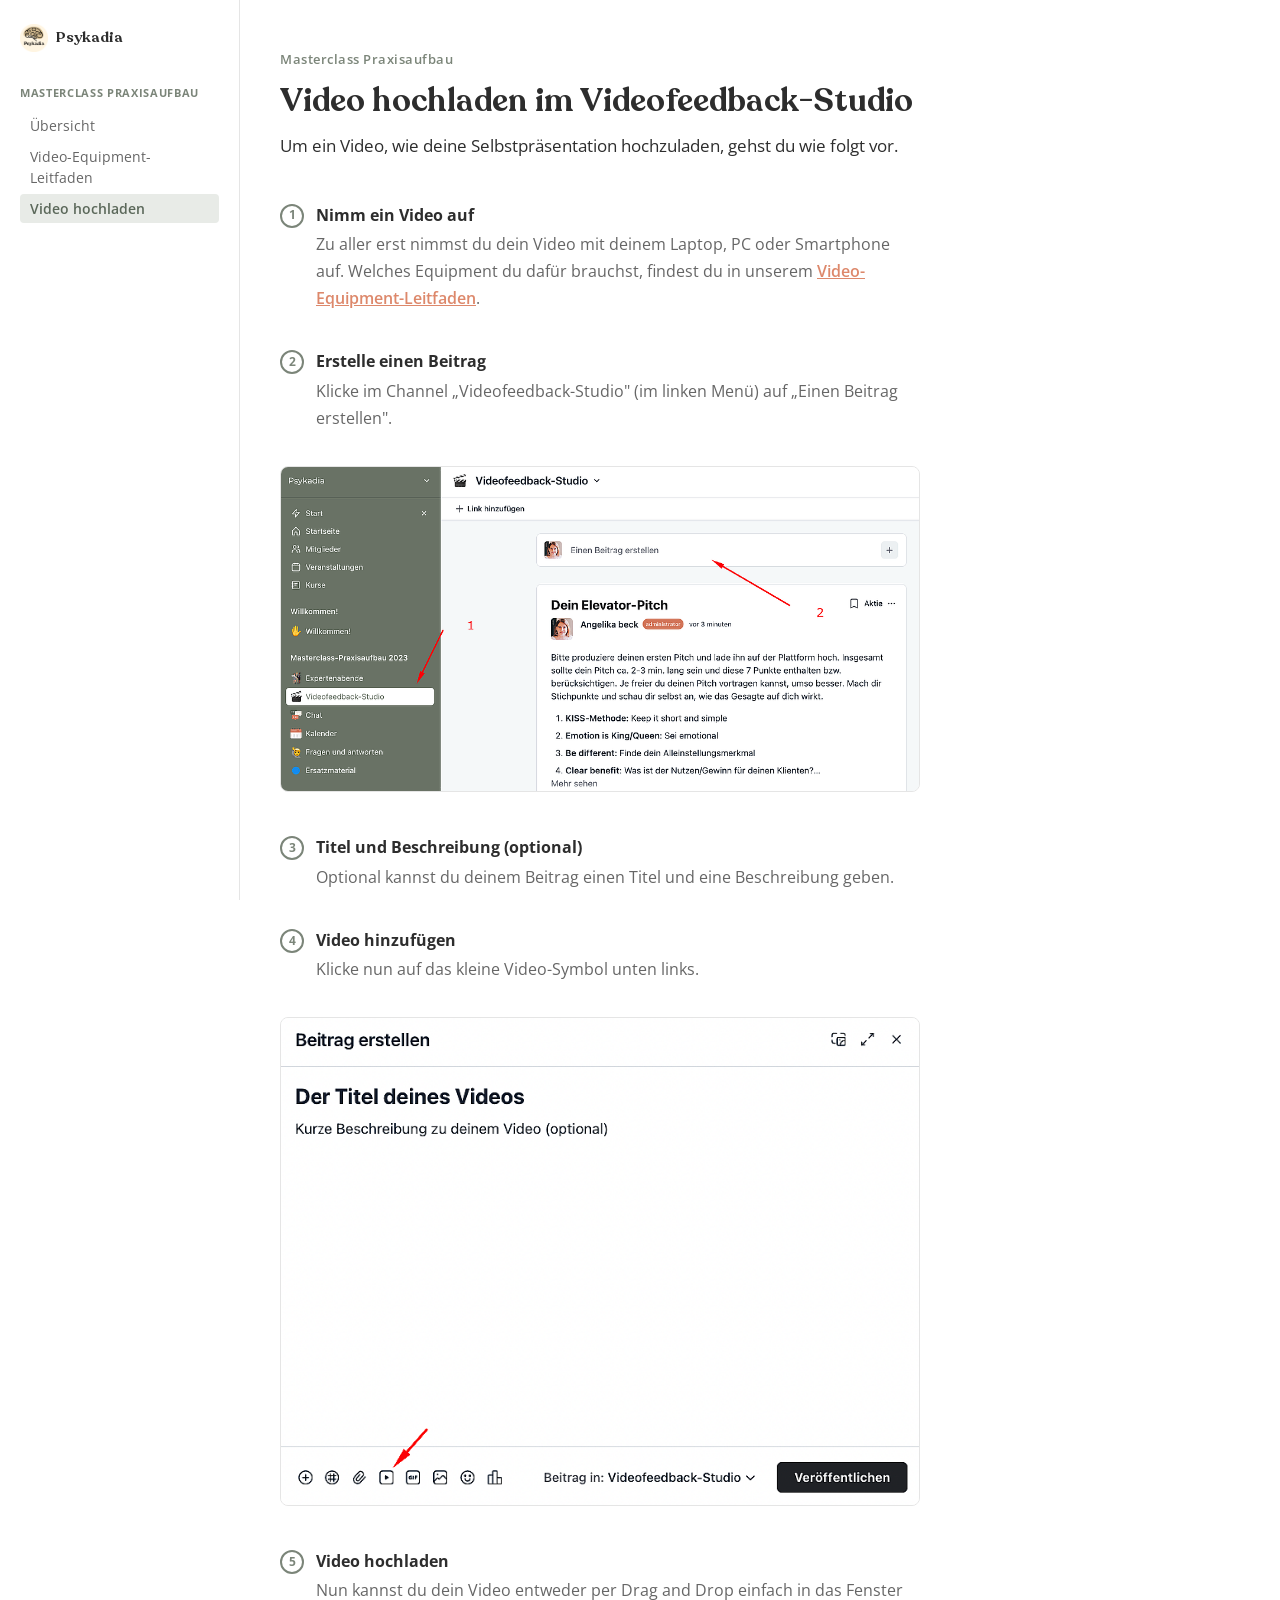
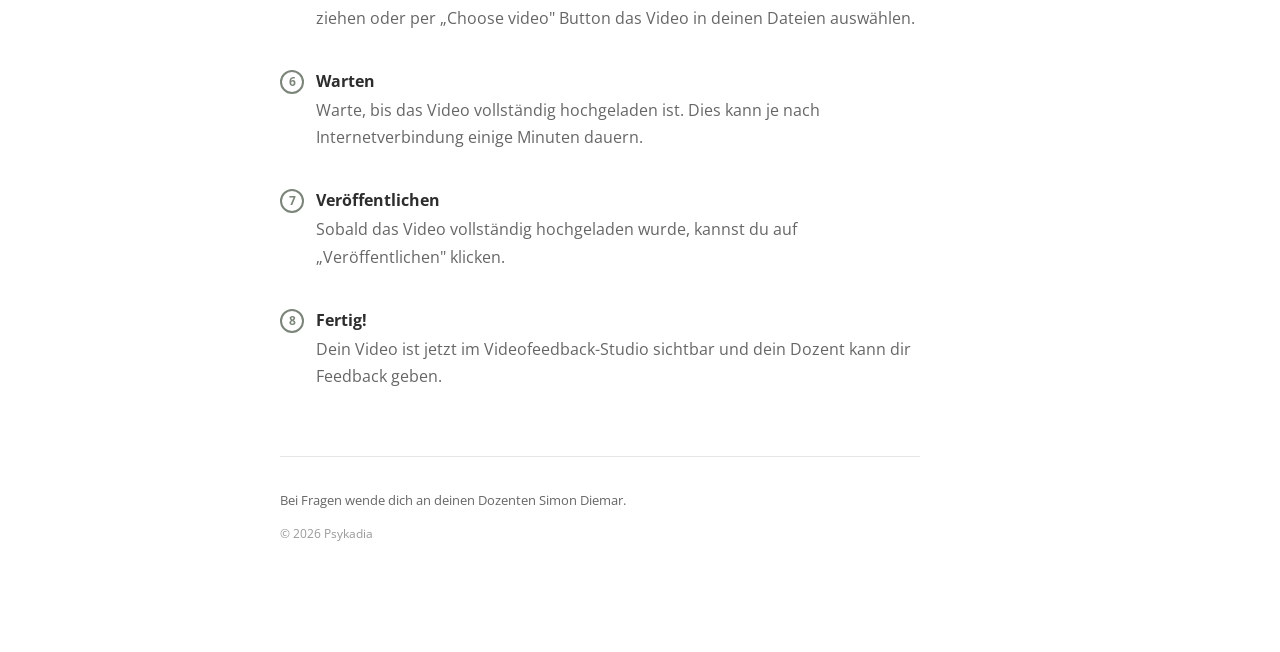
<file: pages/video-hochladen.html>
<!DOCTYPE html>
<html lang="de">
<head>
<meta charset="UTF-8">
<meta name="viewport" content="width=device-width, initial-scale=1.0">
<title>Video hochladen im Videofeedback-Studio | Psykadia</title>
<link rel="preconnect" href="https://fonts.googleapis.com">
<link href="https://fonts.googleapis.com/css2?family=Open+Sans:wght@400;500;600;700&display=swap" rel="stylesheet">
<link rel="stylesheet" href="../assets/style.css">
</head>
<body>

<div class="layout">

  <!-- SIDEBAR -->
  <aside class="sidebar">
    <a href="../index.html" class="sidebar-logo">
      <img src="../assets/logo.png" alt="Psykadia">
      <span>Psykadia</span>
    </a>

    <div class="sidebar-section">
      <div class="sidebar-section-title">Masterclass Praxisaufbau</div>
      <nav>
        <a href="../index.html">Übersicht</a>
        <a href="video-equipment.html">Video-Equipment-Leitfaden</a>
        <a href="video-hochladen.html" class="active">Video hochladen</a>
      </nav>
    </div>
  </aside>

  <!-- MAIN -->
  <main class="main">

    <div class="breadcrumb">Masterclass Praxisaufbau</div>
    <h1>Video hochladen im Videofeedback-Studio</h1>
    <p class="page-desc">Um ein Video, wie deine Selbstpräsentation hochzuladen, gehst du wie folgt vor.</p>

    <section>
      <div class="step"><div class="step-num">1</div><div class="step-text"><strong>Nimm ein Video auf</strong><span>Zu aller erst nimmst du dein Video mit deinem Laptop, PC oder Smartphone auf. Welches Equipment du dafür brauchst, findest du in unserem <a href="video-equipment.html" style="font-weight:600;">Video-Equipment-Leitfaden</a>.</span></div></div>

      <div class="step"><div class="step-num">2</div><div class="step-text"><strong>Erstelle einen Beitrag</strong><span>Klicke im Channel „Videofeedback-Studio" (im linken Menü) auf „Einen Beitrag erstellen".</span></div></div>

      <img src="../assets/grafik-1.png" alt="Beitrag erstellen im Videofeedback-Studio" style="max-width:100%;border:1px solid var(--border);border-radius:8px;margin:8px 0 24px;">

      <div class="step"><div class="step-num">3</div><div class="step-text"><strong>Titel und Beschreibung (optional)</strong><span>Optional kannst du deinem Beitrag einen Titel und eine Beschreibung geben.</span></div></div>

      <div class="step"><div class="step-num">4</div><div class="step-text"><strong>Video hinzufügen</strong><span>Klicke nun auf das kleine Video-Symbol unten links.</span></div></div>

      <img src="../assets/grafik-2.png" alt="Video-Symbol im Beitrags-Editor" style="max-width:100%;border:1px solid var(--border);border-radius:8px;margin:8px 0 24px;">

      <div class="step"><div class="step-num">5</div><div class="step-text"><strong>Video hochladen</strong><span>Nun kannst du dein Video entweder per Drag and Drop einfach in das Fenster ziehen oder per „Choose video" Button das Video in deinen Dateien auswählen.</span></div></div>

      <div class="step"><div class="step-num">6</div><div class="step-text"><strong>Warten</strong><span>Warte, bis das Video vollständig hochgeladen ist. Dies kann je nach Internetverbindung einige Minuten dauern.</span></div></div>

      <div class="step"><div class="step-num">7</div><div class="step-text"><strong>Veröffentlichen</strong><span>Sobald das Video vollständig hochgeladen wurde, kannst du auf „Veröffentlichen" klicken.</span></div></div>

      <div class="step"><div class="step-num">8</div><div class="step-text"><strong>Fertig!</strong><span>Dein Video ist jetzt im Videofeedback-Studio sichtbar und dein Dozent kann dir Feedback geben.</span></div></div>
    </section>

    <footer>
      <p>Bei Fragen wende dich an deinen Dozenten Simon Diemar.</p>
      <p style="margin-top:8px;font-size:12px;color:#999;">© 2026 Psykadia</p>
    </footer>

  </main>
</div>

</body>
</html>
</file>
<file: assets/style.css>
@font-face {
    font-family: 'Recoleta';
    src: url('./Recoleta-SemiBold.ttf') format('truetype');
    font-weight: 600;
    font-style: normal;
    font-display: swap;
  }
  
  :root {
    --sage: #7B8579;
    --sage-dark: #5B685A;
    --sage-light: #E8EBE7;
    --cream: #F2EEE6;
    --link: #DD886B;
    --text: #2D2D2D;
    --text-secondary: #666;
    --border: #E5E5E5;
    --sidebar-width: 240px;
  }
  
  * { margin: 0; padding: 0; box-sizing: border-box; }
  html { scroll-behavior: smooth; }
  
  body {
    font-family: 'Open Sans', sans-serif;
    color: var(--text);
    background: #fff;
    line-height: 1.7;
    font-size: 16px;
    -webkit-font-smoothing: antialiased;
  }

  a { color: var(--link); }
  a:hover { color: #C4775E; }
  
  /* ===== LAYOUT ===== */
  .layout {
    display: flex;
    min-height: 100vh;
  }
  
  /* ===== SIDEBAR ===== */
  .sidebar {
    width: var(--sidebar-width);
    border-right: 1px solid var(--border);
    padding: 24px 20px;
    position: fixed;
    top: 0;
    left: 0;
    height: 100vh;
    overflow-y: auto;
  }
  
  .sidebar-logo {
    display: flex;
    align-items: center;
    gap: 8px;
    margin-bottom: 32px;
    text-decoration: none;
  }
  .sidebar-logo img { height: 28px; }
  .sidebar-logo span {
    font-family: 'Recoleta', Georgia, serif;
    font-weight: 600;
    font-size: 15px;
    color: var(--text);
  }
  
  .sidebar-section {
    margin-bottom: 24px;
  }
  .sidebar-section-title {
    font-size: 11px;
    font-weight: 700;
    text-transform: uppercase;
    letter-spacing: 0.06em;
    color: var(--sage);
    margin-bottom: 8px;
  }
  
  .sidebar nav a {
    display: block;
    font-size: 14px;
    color: var(--text-secondary);
    text-decoration: none;
    padding: 4px 10px;
    border-radius: 4px;
    margin-bottom: 2px;
    line-height: 1.5;
  }
  .sidebar nav a:hover {
    color: var(--text);
    background: var(--cream);
  }
  .sidebar nav a.active {
    color: var(--sage-dark);
    background: var(--sage-light);
    font-weight: 600;
  }
  
  /* ===== MAIN CONTENT ===== */
  .main {
    margin-left: var(--sidebar-width);
    flex: 1;
    max-width: 720px;
    padding: 48px 40px 64px;
  }
  
  /* ===== TYPOGRAPHY ===== */
  h1 {
    font-family: 'Recoleta', Georgia, serif;
    font-size: 32px;
    font-weight: 600;
    line-height: 1.2;
    color: var(--text);
    margin-bottom: 12px;
  }
  
  h2 {
    font-family: 'Recoleta', Georgia, serif;
    font-size: 22px;
    font-weight: 600;
    margin-bottom: 6px;
    color: var(--text);
  }
  
  p { margin-bottom: 12px; }
  
  p.page-desc {
    font-size: 17px;
    color: var(--text);
    line-height: 1.6;
    margin-bottom: 32px;
  }
  
  p.section-desc {
    color: var(--text);
    margin-bottom: 24px;
  }
  
  .breadcrumb {
    font-size: 13px;
    color: var(--sage);
    font-weight: 600;
    margin-bottom: 12px;
    letter-spacing: 0.04em;
  }
  
  /* ===== SECTIONS ===== */
  section {
    padding: 40px 0;
    border-bottom: 1px solid var(--border);
  }
  section:first-of-type { padding-top: 0; }
  section:last-of-type { border-bottom: none; }
  
  /* ===== TIER HEADINGS ===== */
  .tier-heading { margin-bottom: 24px; }
  .tier-heading h2 { margin-bottom: 4px; }
  .tier-heading .tier-desc {
    font-size: 16px;
    color: var(--text-secondary);
    margin-bottom: 10px;
  }
  
  /* ===== PILLS ===== */
  .pill {
    display: inline-block;
    background: var(--sage-dark);
    color: #fff;
    font-size: 12px;
    font-weight: 600;
    padding: 4px 12px;
    border-radius: 100px;
    letter-spacing: 0.01em;
  }
  
  /* ===== CATEGORY LABELS ===== */
  .category-label {
    font-size: 15px;
    font-weight: 700;
    letter-spacing: 0.05em;
    text-transform: uppercase;
    color: var(--text);
    margin-top: 28px;
    margin-bottom: 12px;
    padding-bottom: 6px;
    border-bottom: 1px solid var(--sage-light);
  }
  
  /* ===== PRODUCTS ===== */
  .product { padding: 8px 0; }
  .product-row {
    display: flex;
    flex-direction: column;
    align-items: flex-start;
    gap: 4px;
  }
  .product-name {
    font-weight: 600;
    font-size: 16px;
    color: var(--text);
  }
  .product-price {
    font-size: 12px;
    font-weight: 600;
    color: var(--sage);
    background: var(--sage-light);
    padding: 3px 10px;
    border-radius: 100px;
    white-space: nowrap;
  }
  .product-desc {
    font-size: 16px;
    color: var(--text-secondary);
    margin-top: 2px;
    line-height: 1.5;
  }
  .product-links {
    display: flex;
    gap: 6px;
    align-items: center;
    margin-top: 4px;
    font-size: 13px;
  }
  .product-links a {
    color: var(--link);
    text-decoration: none;
  }
  .product-links a:hover { text-decoration: underline; }
  
  /* ===== TIER TOTAL ===== */
  .tier-total {
    margin-top: 24px;
    padding-top: 12px;
    border-top: 2px solid var(--sage-light);
    font-weight: 600;
    color: var(--sage);
    font-size: 16px;
  }
  
  /* ===== NUMBERED ITEMS (rules, steps) ===== */
  .rule-item, .step {
    display: flex;
    gap: 12px;
    align-items: flex-start;
    margin-bottom: 16px;
  }
  .rule-num, .step-num {
    width: 24px;
    height: 24px;
    border: 2px solid var(--sage);
    border-radius: 50%;
    display: flex;
    align-items: center;
    justify-content: center;
    font-size: 12px;
    font-weight: 700;
    color: var(--sage);
    flex-shrink: 0;
    margin-top: 2px;
  }
  .rule-item strong { color: var(--text); }
  .rule-item span {
    font-size: 16px;
    line-height: 1.5;
  }
  .step { padding: 10px 0; }
  .step-text strong { display: block; font-size: 16px; margin-bottom: 2px; }
  .step-text span { font-size: 16px; color: var(--text-secondary); }
  
  /* ===== BULLET LISTS ===== */
  ul.tips { list-style: none; margin-bottom: 24px; }
  ul.tips li {
    padding: 3px 0;
    padding-left: 16px;
    position: relative;
    font-size: 16px;
    line-height: 1.6;
  }
  ul.tips li::before {
    content: '';
    position: absolute;
    left: 0;
    top: 10px;
    width: 5px;
    height: 5px;
    border-radius: 50%;
    background: var(--sage);
  }
  
  /* ===== TABLES ===== */
  table {
    width: 100%;
    border-collapse: collapse;
    margin-bottom: 32px;
    font-size: 16px;
  }

  .rec-text {
    font-size: 16px;
    color: var(--text-secondary);
    margin-bottom: 16px;
  }
  .rec-text strong { color: var(--text); }
  thead th {
    text-align: left;
    font-weight: 600;
    font-size: 11px;
    text-transform: uppercase;
    letter-spacing: 0.04em;
    color: var(--sage);
    padding: 8px 12px 8px 0;
    border-bottom: 2px solid var(--sage-light);
  }
  tbody td {
    padding: 8px 12px 8px 0;
    border-bottom: 1px solid #f0f0f0;
    vertical-align: top;
  }
  tbody tr:last-child td { border-bottom: none; }
  .tag-free {
    display: inline-block;
    background: var(--sage-light);
    color: var(--sage);
    font-size: 11px;
    font-weight: 600;
    padding: 1px 6px;
    border-radius: 3px;
  }
  
  /* ===== FOOTER ===== */
  footer {
    padding: 32px 0;
    border-top: 1px solid var(--border);
  }
  footer p { font-size: 13px; color: var(--text-secondary); }
  
  /* ===== HOME PAGE CARDS ===== */
  .docs-grid {
    display: grid;
    grid-template-columns: 1fr 1fr;
    gap: 16px;
    margin-top: 24px;
  }
  .doc-card {
    border: 1px solid var(--border);
    border-radius: 8px;
    padding: 20px;
    text-decoration: none;
    color: var(--text);
    transition: border-color 0.2s, box-shadow 0.2s;
  }
  .doc-card:hover {
    border-color: var(--sage);
    box-shadow: 0 2px 8px rgba(0,0,0,0.04);
  }
  .doc-card h3 {
    font-family: 'Recoleta', Georgia, serif;
    font-size: 16px;
    font-weight: 600;
    margin-bottom: 4px;
  }
  .doc-card p {
    font-size: 13px;
    color: var(--text-secondary);
    margin-bottom: 0;
    line-height: 1.5;
  }
  
  /* ===== MOBILE ===== */
  @media (max-width: 768px) {
    .sidebar {
      display: none;
    }
    .main {
      margin-left: 0;
      padding: 32px 20px 48px;
    }
    .docs-grid {
      grid-template-columns: 1fr;
    }
    .product-row {
      flex-direction: column;
      align-items: flex-start;
      gap: 4px;
    }
  }
  
  @media print {
    .sidebar { display: none; }
    .main { margin-left: 0; }
    section { padding: 24px 0; }
  }
</file>
